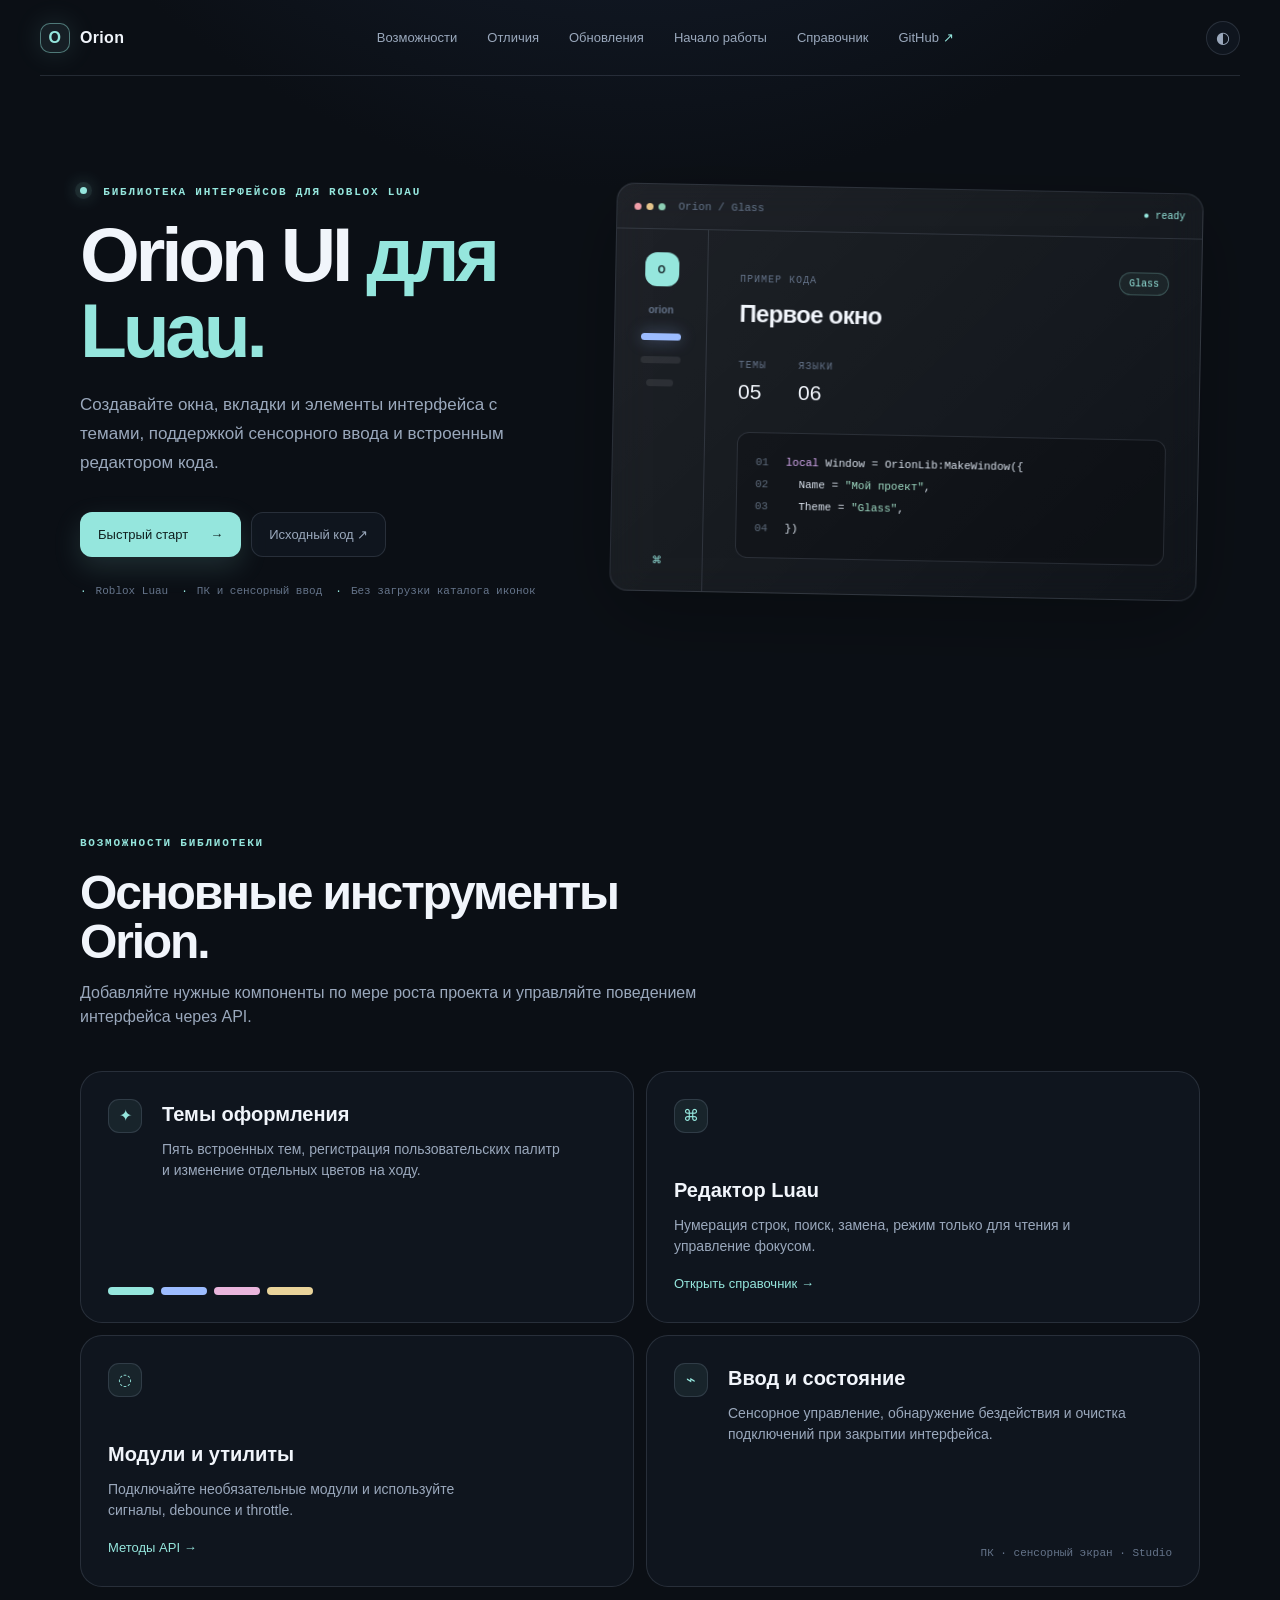
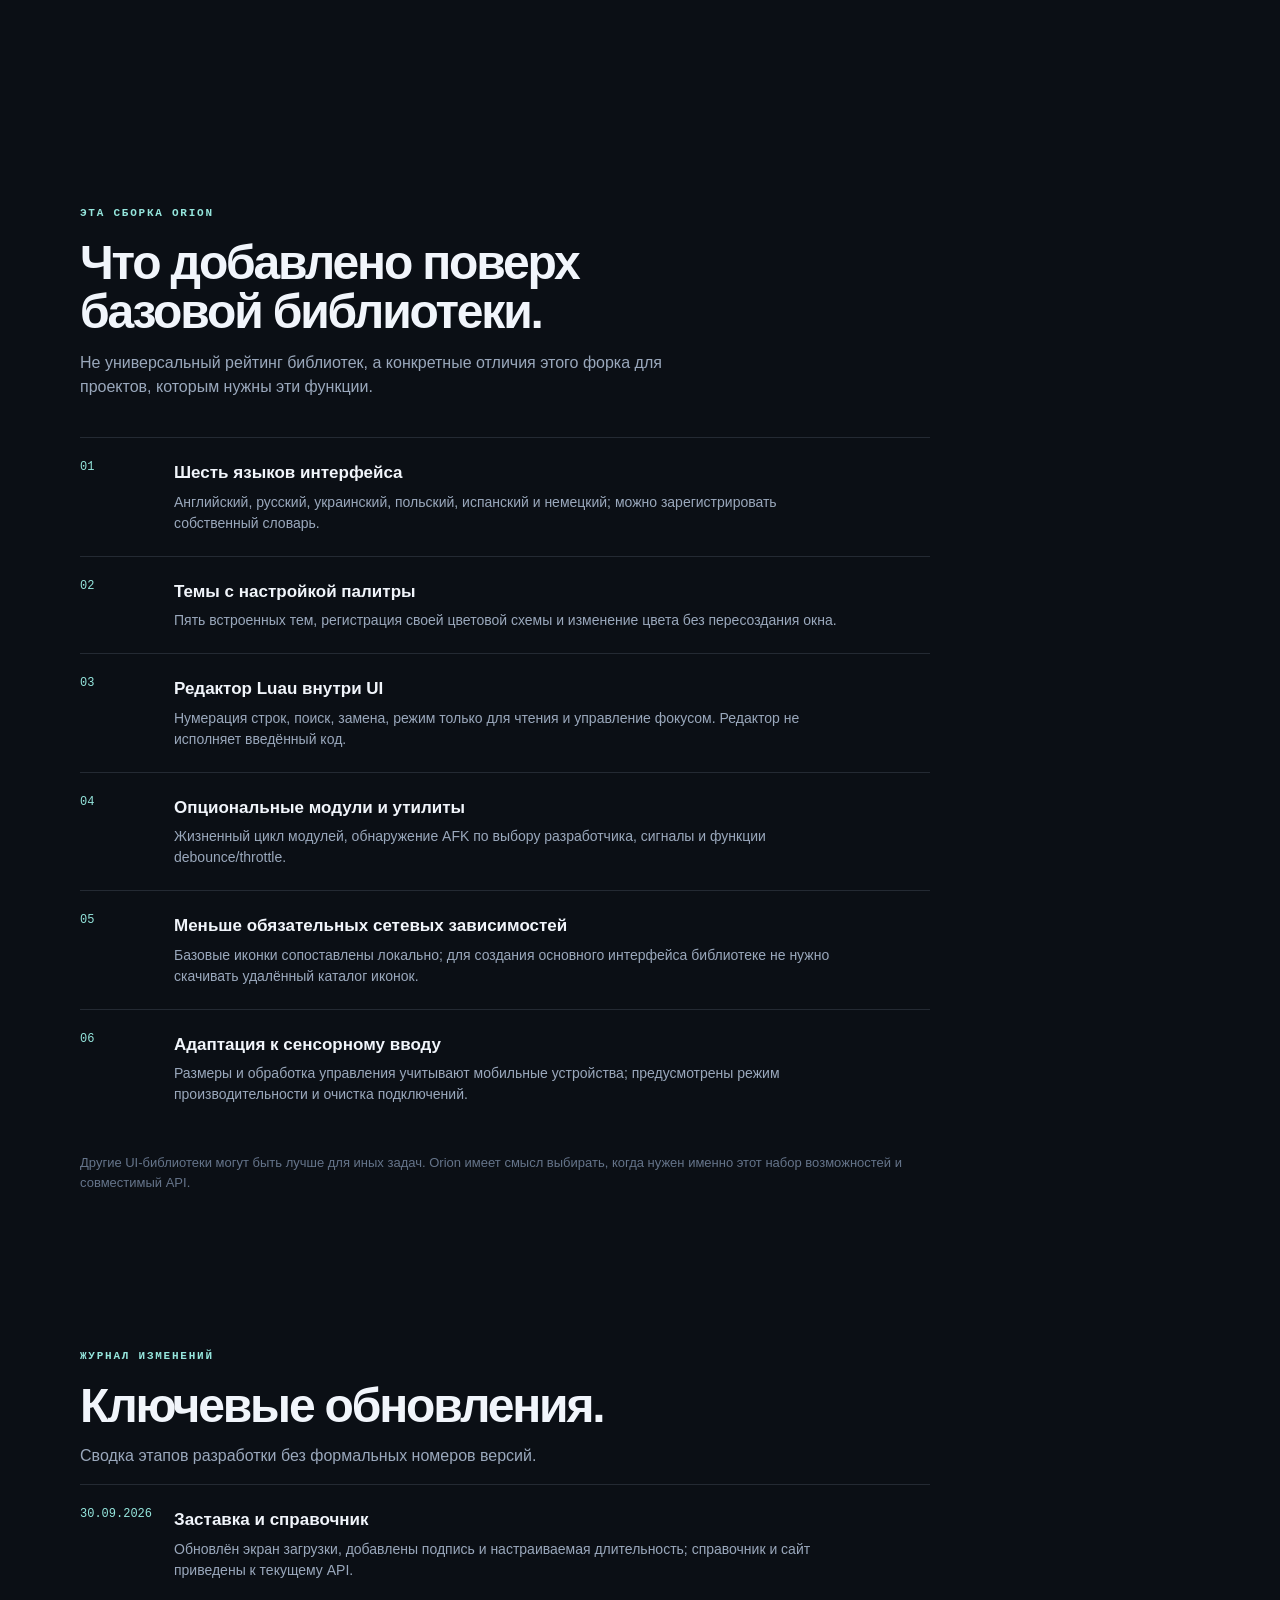
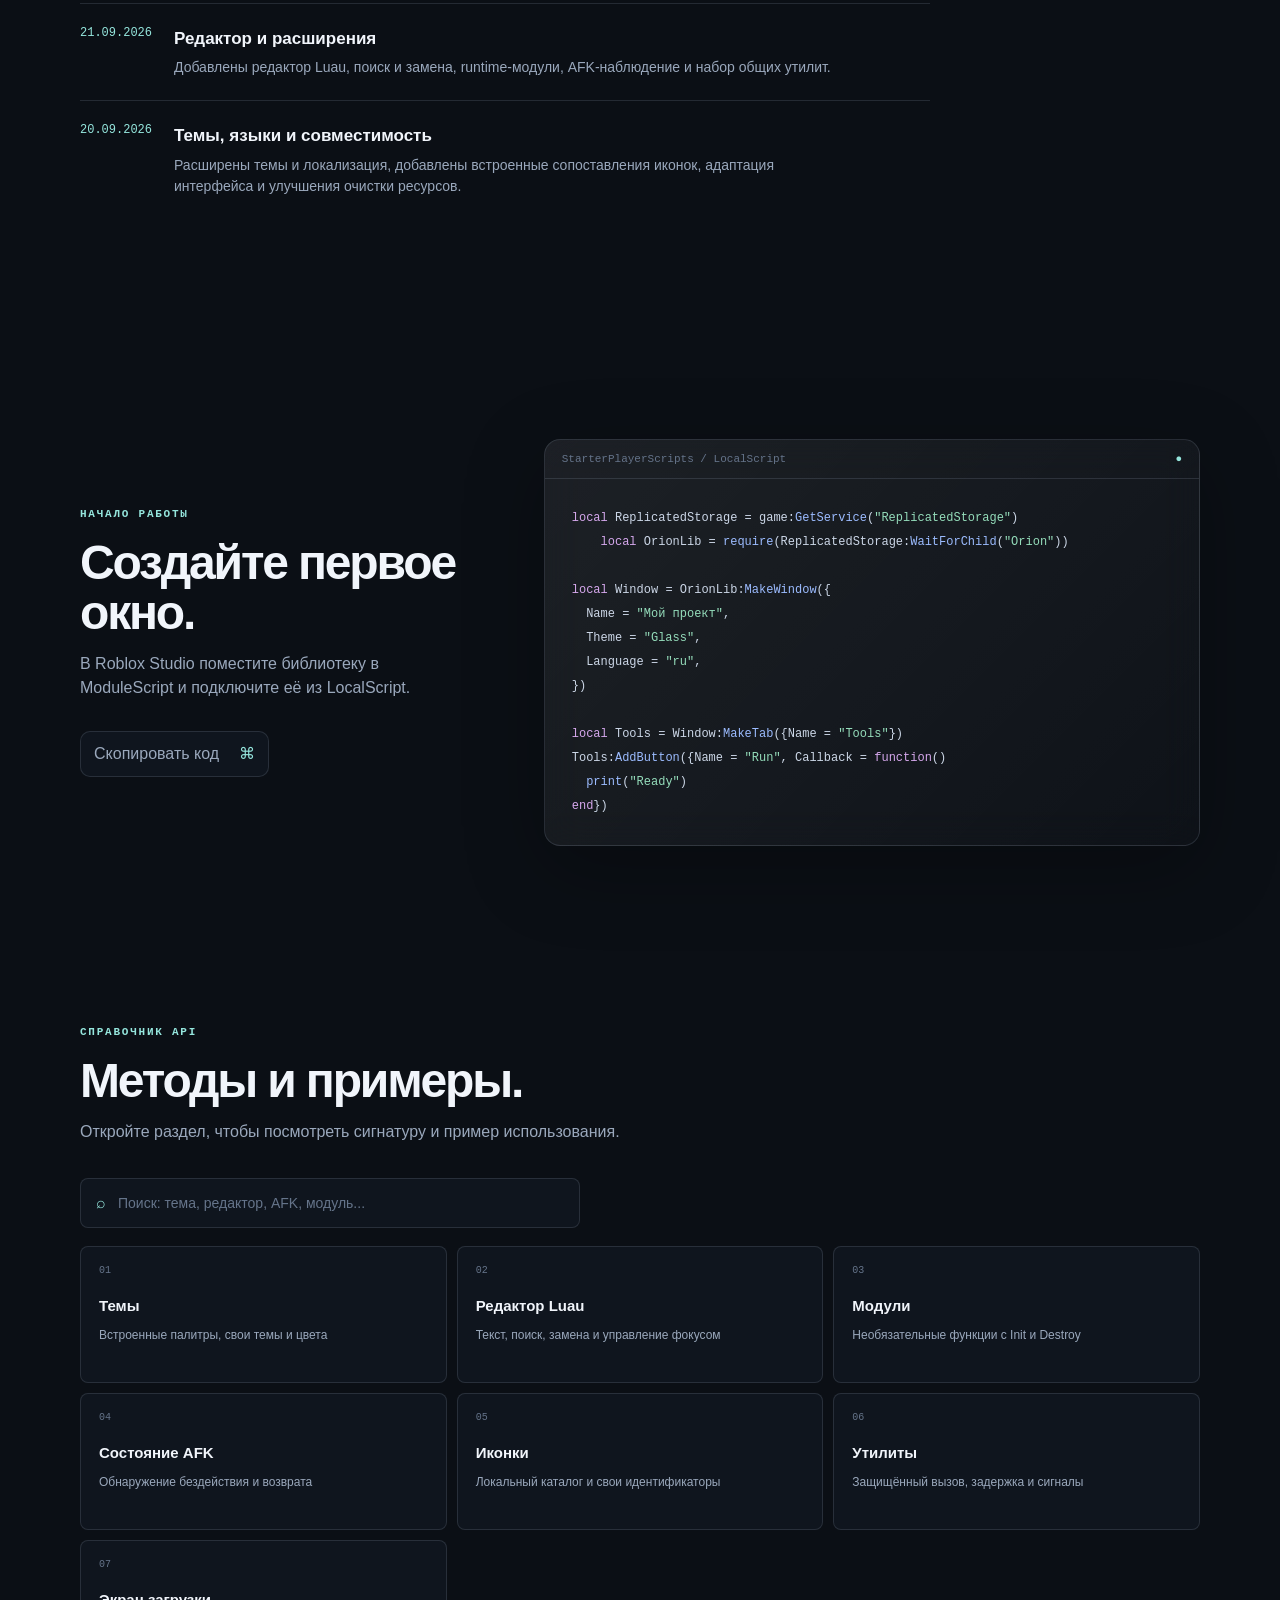
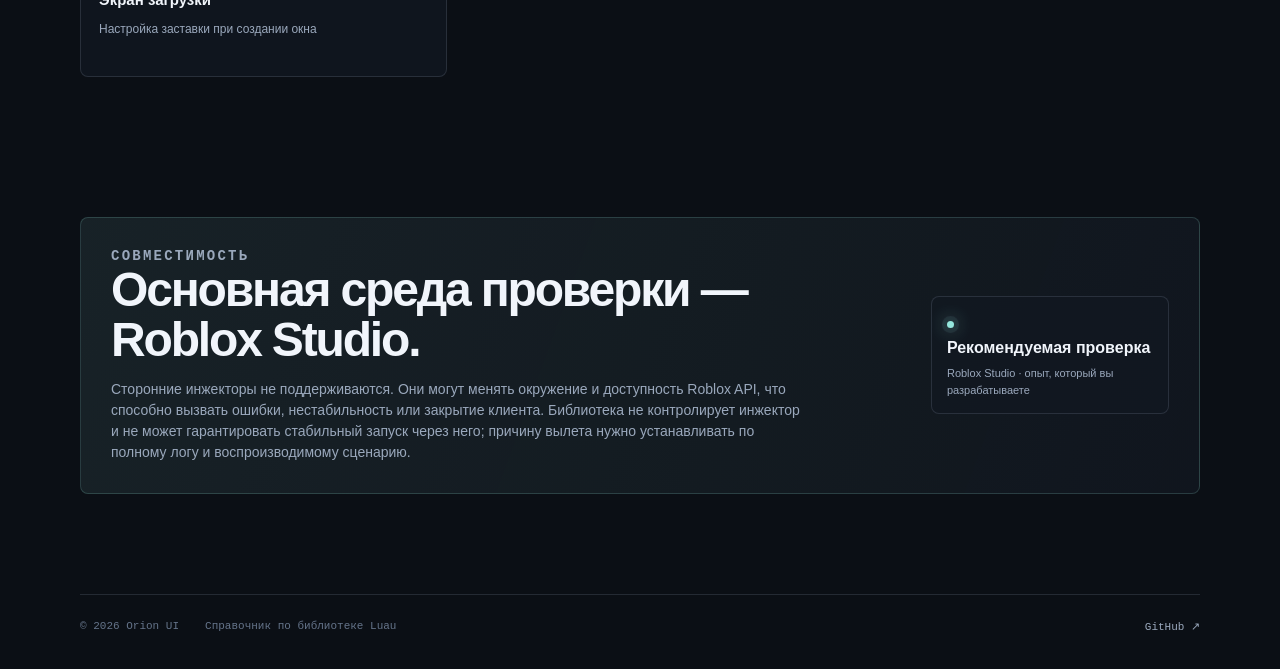
<file: docs/index.html>
<!doctype html>
<html lang="ru">
<head>
  <meta charset="utf-8">
  <meta name="viewport" content="width=device-width, initial-scale=1">
  <meta name="theme-color" content="#0d1118">
  <meta name="description" content="Orion UI — библиотека интерфейсов для Roblox Luau. Быстрый старт, темы, редактор кода и справочник API.">
  <title>Orion UI — справочник</title>
  <link rel="stylesheet" href="styles.css">
</head>
<body>
  <header class="topbar">
    <a class="brand" href="#top" aria-label="На главную Orion"><span class="brand-mark">O</span><span>Orion</span></a>
    <nav class="nav-links" aria-label="Основная навигация">
      <a href="#features">Возможности</a>
      <a href="#differences">Отличия</a>
      <a href="#updates">Обновления</a>
      <a href="#quickstart">Начало работы</a>
      <a href="#api">Справочник</a>
      <a href="https://github.com/ologuymmm89yy-arch/Orion" target="_blank" rel="noreferrer">GitHub <span class="external">↗</span></a>
    </nav>
    <button class="icon-button" id="themeToggle" type="button" aria-label="Переключить тему" title="Переключить тему">◐</button>
  </header>

  <main id="top">
    <section class="hero shell">
      <div class="hero-copy">
        <p class="eyebrow"><span class="pulse"></span> Библиотека интерфейсов для Roblox Luau</p>
        <h1>Orion UI <em>для Luau.</em></h1>
        <p class="hero-lede">Создавайте окна, вкладки и элементы интерфейса с темами, поддержкой сенсорного ввода и встроенным редактором кода.</p>
        <div class="hero-actions">
          <a class="button button-primary" href="#quickstart">Быстрый старт <span>→</span></a>
          <a class="button button-quiet" href="https://github.com/ologuymmm89yy-arch/Orion" target="_blank" rel="noreferrer">Исходный код ↗</a>
        </div>
        <div class="hero-meta"><span>Roblox Luau</span><span>ПК и сенсорный ввод</span><span>Без загрузки каталога иконок</span></div>
      </div>
      <div class="window-preview" aria-label="Orion interface preview">
        <div class="preview-top"><div class="traffic"><i></i><i></i><i></i></div><span>Orion / Glass</span><span class="preview-status">● ready</span></div>
        <div class="preview-body">
          <aside class="preview-sidebar"><div class="avatar">O</div><strong>orion</strong><span class="sidebar-line active"></span><span class="sidebar-line"></span><span class="sidebar-line short"></span><div class="sidebar-bottom">⌘</div></aside>
          <div class="preview-content"><div class="content-heading"><div><small>ПРИМЕР КОДА</small><h3>Первое окно</h3></div><span class="mini-pill">Glass</span></div><div class="metric-row"><div><small>ТЕМЫ</small><b>05</b></div><div><small>ЯЗЫКИ</small><b>06</b></div></div><div class="preview-code"><span class="line-no">01<br>02<br>03<br>04</span><code><span class="kw">local</span> Window = OrionLib:MakeWindow({<br>&nbsp; Name = <span class="str">"Мой проект"</span>,<br>&nbsp; Theme = <span class="str">"Glass"</span>,<br>})</code></div></div>
        </div>
      </div>
    </section>

    <section class="section shell" id="features">
      <div class="section-heading"><p class="eyebrow">Возможности библиотеки</p><h2>Основные инструменты Orion.</h2><p>Добавляйте нужные компоненты по мере роста проекта и управляйте поведением интерфейса через API.</p></div>
      <div class="feature-grid">
        <article class="feature-card feature-wide"><span class="feature-icon">✦</span><div><h3>Темы оформления</h3><p>Пять встроенных тем, регистрация пользовательских палитр и изменение отдельных цветов на ходу.</p></div><div class="swatches"><i></i><i></i><i></i><i></i></div></article>
        <article class="feature-card"><span class="feature-icon">⌘</span><h3>Редактор Luau</h3><p>Нумерация строк, поиск, замена, режим только для чтения и управление фокусом.</p><a href="#api">Открыть справочник →</a></article>
        <article class="feature-card"><span class="feature-icon">◌</span><h3>Модули и утилиты</h3><p>Подключайте необязательные модули и используйте сигналы, debounce и throttle.</p><a href="#api">Методы API →</a></article>
        <article class="feature-card feature-wide"><span class="feature-icon">⌁</span><div><h3>Ввод и состояние</h3><p>Сенсорное управление, обнаружение бездействия и очистка подключений при закрытии интерфейса.</p></div><span class="edge-label">ПК · сенсорный экран · Studio</span></article>
      </div>
    </section>

    <section class="section shell difference-section" id="differences">
      <div class="section-heading"><p class="eyebrow">Эта сборка Orion</p><h2>Что добавлено поверх базовой библиотеки.</h2><p>Не универсальный рейтинг библиотек, а конкретные отличия этого форка для проектов, которым нужны эти функции.</p></div>
      <div class="difference-list">
        <article><span>01</span><div><h3>Шесть языков интерфейса</h3><p>Английский, русский, украинский, польский, испанский и немецкий; можно зарегистрировать собственный словарь.</p></div></article>
        <article><span>02</span><div><h3>Темы с настройкой палитры</h3><p>Пять встроенных тем, регистрация своей цветовой схемы и изменение цвета без пересоздания окна.</p></div></article>
        <article><span>03</span><div><h3>Редактор Luau внутри UI</h3><p>Нумерация строк, поиск, замена, режим только для чтения и управление фокусом. Редактор не исполняет введённый код.</p></div></article>
        <article><span>04</span><div><h3>Опциональные модули и утилиты</h3><p>Жизненный цикл модулей, обнаружение AFK по выбору разработчика, сигналы и функции debounce/throttle.</p></div></article>
        <article><span>05</span><div><h3>Меньше обязательных сетевых зависимостей</h3><p>Базовые иконки сопоставлены локально; для создания основного интерфейса библиотеке не нужно скачивать удалённый каталог иконок.</p></div></article>
        <article><span>06</span><div><h3>Адаптация к сенсорному вводу</h3><p>Размеры и обработка управления учитывают мобильные устройства; предусмотрены режим производительности и очистка подключений.</p></div></article>
      </div>
      <p class="comparison-note">Другие UI-библиотеки могут быть лучше для иных задач. Orion имеет смысл выбирать, когда нужен именно этот набор возможностей и совместимый API.</p>
    </section>

    <section class="section shell updates-section" id="updates">
      <div class="section-heading"><p class="eyebrow">Журнал изменений</p><h2>Ключевые обновления.</h2><p>Сводка этапов разработки без формальных номеров версий.</p></div>
      <ol class="updates-list">
        <li><time datetime="2026-09-30">30.09.2026</time><div><h3>Заставка и справочник</h3><p>Обновлён экран загрузки, добавлены подпись и настраиваемая длительность; справочник и сайт приведены к текущему API.</p></div></li>
        <li><time datetime="2026-09-21">21.09.2026</time><div><h3>Редактор и расширения</h3><p>Добавлены редактор Luau, поиск и замена, runtime-модули, AFK-наблюдение и набор общих утилит.</p></div></li>
        <li><time datetime="2026-09-20">20.09.2026</time><div><h3>Темы, языки и совместимость</h3><p>Расширены темы и локализация, добавлены встроенные сопоставления иконок, адаптация интерфейса и улучшения очистки ресурсов.</p></div></li>
      </ol>
    </section>

    <section class="section shell split-section" id="quickstart">
      <div class="section-heading"><p class="eyebrow">Начало работы</p><h2>Создайте первое окно.</h2><p>В Roblox Studio поместите библиотеку в ModuleScript и подключите её из LocalScript.</p><button class="copy-button" data-copy-target="quick-code" type="button">Скопировать код <span>⌘</span></button></div>
      <div class="code-panel"><div class="code-panel-bar"><span>StarterPlayerScripts / LocalScript</span><span class="code-dot">●</span></div><pre id="quick-code"><code><span class="kw">local</span> ReplicatedStorage = game:<span class="fn">GetService</span>(<span class="str">"ReplicatedStorage"</span>)
    <span class="kw">local</span> OrionLib = <span class="fn">require</span>(ReplicatedStorage:<span class="fn">WaitForChild</span>(<span class="str">"Orion"</span>))

<span class="kw">local</span> Window = OrionLib:<span class="fn">MakeWindow</span>({
  Name = <span class="str">"Мой проект"</span>,
  Theme = <span class="str">"Glass"</span>,
  Language = <span class="str">"ru"</span>,
})

<span class="kw">local</span> Tools = Window:<span class="fn">MakeTab</span>({Name = <span class="str">"Tools"</span>})
Tools:<span class="fn">AddButton</span>({Name = <span class="str">"Run"</span>, Callback = <span class="kw">function</span>()
  <span class="fn">print</span>(<span class="str">"Ready"</span>)
<span class="kw">end</span>})</code></pre></div>
    </section>

    <section class="section shell api-section" id="api">
      <div class="section-heading"><p class="eyebrow">Справочник API</p><h2>Методы и примеры.</h2><p>Откройте раздел, чтобы посмотреть сигнатуру и пример использования.</p></div>
      <label class="search-box"><span>⌕</span><input id="apiSearch" type="search" placeholder="Поиск: тема, редактор, AFK, модуль..." autocomplete="off" aria-label="Поиск по справочнику API"></label>
      <div class="api-grid" id="apiGrid">
        <details class="api-card" data-search="тема темы theme themes цвета color settheme setthemecolor registertheme стекло soft night aurora">
          <summary><span>01</span><strong>Темы</strong><small>Встроенные палитры, свои темы и цвета</small></summary>
          <div class="api-detail"><p>Переключайте тему окна или зарегистрируйте собственную палитру.</p><pre><code>OrionLib:RegisterTheme("Ocean", {
  Main = Color3.fromRGB(18, 24, 32),
  Second = Color3.fromRGB(27, 38, 51),
})
Window:Theme("Ocean")
Window:SetThemeColor("Ocean", "Main", Color3.fromRGB(20, 30, 40))</code></pre></div>
        </details>
        <details class="api-card" data-search="редактор код code editor luau поиск find замена replace фокус focus blur readonly">
          <summary><span>02</span><strong>Редактор Luau</strong><small>Текст, поиск, замена и управление фокусом</small></summary>
          <div class="api-detail"><p>Виджет редактирует текст внутри интерфейса и не исполняет его.</p><pre><code>local Editor = Tab:AddCodeEditor({
  Text = "print('Привет')",
  ReadOnly = false,
})
Editor:Focus()
print(Editor:Get())
Editor:ReplaceAll("Привет", "Готово")
Editor:Blur()</code></pre></div>
        </details>
        <details class="api-card" data-search="модуль модули module modules init destroy включить выключить enable disable">
          <summary><span>03</span><strong>Модули</strong><small>Необязательные функции с Init и Destroy</small></summary>
          <div class="api-detail"><p>Модуль должен реализовать хотя бы один метод жизненного цикла.</p><pre><code>Window:RegisterModule("Tools", {
  Init = function(Context)
    print("Модуль включён")
  end,
  Destroy = function(Context)
    print("Модуль выключен")
  end,
})
Window:EnableModule("Tools")</code></pre></div>
        </details>
        <details class="api-card" data-search="afk бездействие idle timeout callback активность setafk isafk">
          <summary><span>04</span><strong>Состояние AFK</strong><small>Обнаружение бездействия и возврата</small></summary>
          <div class="api-detail"><p>Отслеживание выключено по умолчанию. Минимальный таймаут составляет 10 секунд.</p><pre><code>Window:ConfigureAFK({
  Enabled = true,
  Timeout = 300,
  Callback = function(IsAFK, Reason)
    print(IsAFK, Reason)
  end,
})
print(Window:IsAFK())</code></pre></div>
        </details>
        <details class="api-card" data-search="иконка иконки icon registericon asset изображение">
          <summary><span>05</span><strong>Иконки</strong><small>Локальный каталог и свои идентификаторы</small></summary>
          <div class="api-detail"><p>Зарегистрируйте короткое имя для Roblox asset ID и используйте его во вкладке.</p><pre><code>OrionLib:RegisterIcon("settings", 1234567890)

local Tab = Window:MakeTab({
  Name = "Настройки",
  Icon = "settings",
})</code></pre></div>
        </details>
        <details class="api-card" data-search="утилиты utility safecall debounce throttle signal deep copy сигнал">
          <summary><span>06</span><strong>Утилиты</strong><small>Защищённый вызов, задержка и сигналы</small></summary>
          <div class="api-detail"><p>Общие функции доступны через <code>OrionLib.Utils</code> и <code>Window.Utils</code>.</p><pre><code>local Utils = Window.Utils
local Delayed = Utils.Debounce(function(Value)
  print(Value)
end, 0.2)
Delayed("готово")

local Signal = Utils.CreateSignal()
local Connection = Signal:Connect(print)
Signal:Fire("событие")
Connection:Disconnect()</code></pre></div>
        </details>
        <details class="api-card" data-search="загрузка экран заставка intro splash прогресс длительность introduration introenabled introtext introsubtitle introicon">
          <summary><span>07</span><strong>Экран загрузки</strong><small>Настройка заставки при создании окна</small></summary>
          <div class="api-detail"><p>Заставка включена по умолчанию на ПК и выключена в режиме производительности. Полоса показывает анимацию ожидания, а не процент реальной загрузки.</p><pre><code>local Window = OrionLib:MakeWindow({
  Name = "Мой проект",
  IntroEnabled = true,
  IntroText = "Мой проект",
  IntroSubtitle = "Подготавливаем интерфейс",
  IntroDuration = 2,
  IntroIcon = "rbxassetid://1234567890",
})</code></pre></div>
        </details>
      </div>
      <p class="empty-state" id="emptyState" hidden>По этому запросу ничего не найдено.</p>
    </section>

    <section class="compat shell"><div><p class="eyebrow">Совместимость</p><h2>Основная среда проверки — Roblox Studio.</h2><p>Сторонние инжекторы не поддерживаются. Они могут менять окружение и доступность Roblox API, что способно вызвать ошибки, нестабильность или закрытие клиента. Библиотека не контролирует инжектор и не может гарантировать стабильный запуск через него; причину вылета нужно устанавливать по полному логу и воспроизводимому сценарию.</p></div><div class="compat-chip"><span class="pulse"></span><strong>Рекомендуемая проверка</strong><small>Roblox Studio · опыт, который вы разрабатываете</small></div></section>
  </main>

  <footer class="footer shell"><span>© 2026 Orion UI</span><span>Справочник по библиотеке Luau</span><a href="https://github.com/ologuymmm89yy-arch/Orion" target="_blank" rel="noreferrer">GitHub ↗</a></footer>
  <script src="app.js"></script>
</body>
</html>
</file>
<file: docs/styles.css>
:root {
  --bg: #0b0f15;
  --panel: rgba(18, 24, 34, .76);
  --panel-strong: #141c29;
  --line: rgba(187, 205, 232, .14);
  --text: #f1f5fb;
  --muted: #9aa8bc;
  --faint: #65748a;
  --cyan: #95e6dd;
  --blue: #9cbcff;
  --pink: #e9b5dc;
  --shadow: 0 22px 80px rgba(0,0,0,.28);
  --radius: 22px;
  font-family: "Avenir Next", "Segoe UI", sans-serif;
  color: var(--text);
  background: var(--bg);
  font-synthesis: none;
}

* { box-sizing: border-box; }
html { scroll-behavior: smooth; }
body { margin: 0; min-width: 320px; overflow-x: hidden; background: radial-gradient(circle at 50% -10%, #1c2940 0, var(--bg) 46rem); line-height: 1.5; }
body.light { --bg: #edf2f8; --panel: rgba(255,255,255,.72); --panel-strong: #fff; --line: rgba(26,45,75,.13); --text: #172235; --muted: #627089; --faint: #8a97aa; --shadow: 0 22px 80px rgba(48,70,100,.16); background: radial-gradient(circle at 50% -10%, #fff 0, var(--bg) 46rem); }
a { color: inherit; text-decoration: none; }
button, input { font: inherit; }
button { color: inherit; }
.shell { width: min(1120px, calc(100% - 40px)); margin-inline: auto; }
.topbar { width: min(1200px, calc(100% - 40px)); height: 76px; margin: auto; display: flex; align-items: center; justify-content: space-between; border-bottom: 1px solid var(--line); }
.brand { display: inline-flex; align-items: center; gap: 10px; font-weight: 700; letter-spacing: .02em; }
.brand-mark { display: grid; place-items: center; width: 30px; height: 30px; border: 1px solid rgba(149,230,221,.45); border-radius: 10px; color: var(--cyan); background: rgba(149,230,221,.08); box-shadow: 0 0 28px rgba(149,230,221,.14); }
.nav-links { display: flex; gap: 30px; color: var(--muted); font-size: 13px; }
.nav-links a:hover, .footer a:hover { color: var(--text); }
.external { color: var(--cyan); }
.icon-button { width: 34px; height: 34px; border: 1px solid var(--line); border-radius: 50%; color: var(--muted); background: var(--panel); cursor: pointer; transition: .2s ease; }
.icon-button:hover { color: var(--text); border-color: rgba(149,230,221,.5); transform: rotate(20deg); }
.hero { display: grid; grid-template-columns: .88fr 1.12fr; align-items: center; gap: 72px; padding: 110px 0 130px; }
.eyebrow { margin: 0 0 17px; color: var(--cyan); font: 600 11px/1.2 "SFMono-Regular", Consolas, monospace; letter-spacing: .16em; text-transform: uppercase; }
.pulse { display: inline-block; width: 7px; height: 7px; margin-right: 8px; border-radius: 50%; vertical-align: 1px; background: var(--cyan); box-shadow: 0 0 0 5px rgba(149,230,221,.08), 0 0 18px var(--cyan); }
h1, h2, h3, p { margin-top: 0; }
h1 { max-width: 580px; margin-bottom: 23px; font-size: clamp(47px, 6vw, 78px); line-height: .99; letter-spacing: -.055em; font-weight: 650; }
h1 em { color: var(--cyan); font-style: normal; }
.hero-lede { max-width: 500px; color: var(--muted); font-size: 17px; line-height: 1.7; }
.hero-actions { display: flex; gap: 10px; margin: 34px 0 28px; }
.button { display: inline-flex; align-items: center; gap: 22px; padding: 12px 17px; border: 1px solid var(--line); border-radius: 12px; font-size: 13px; transition: .2s ease; }
.button-primary { border-color: transparent; color: #10201f; background: var(--cyan); box-shadow: 0 10px 28px rgba(149,230,221,.15); }
.button-primary:hover { transform: translateY(-2px); box-shadow: 0 15px 35px rgba(149,230,221,.25); }
.button-quiet { color: var(--muted); background: var(--panel); }
.button-quiet:hover { color: var(--text); border-color: rgba(187,205,232,.3); }
.hero-meta { display: flex; flex-wrap: wrap; gap: 13px; color: var(--faint); font: 11px "SFMono-Regular", Consolas, monospace; }
.hero-meta span::before { content: "·"; margin-right: 9px; color: var(--cyan); }
.window-preview, .code-panel { border: 1px solid var(--line); background: linear-gradient(135deg, rgba(255,255,255,.075), rgba(255,255,255,.015)); box-shadow: var(--shadow); backdrop-filter: blur(18px); }
.window-preview { overflow: hidden; min-height: 390px; border-radius: 18px; transform: rotate(1.1deg); animation: float-in .75s ease both; }
.preview-top { height: 45px; padding: 0 17px; display: flex; align-items: center; gap: 13px; border-bottom: 1px solid var(--line); color: var(--faint); font: 11px "SFMono-Regular", Consolas, monospace; }
.traffic { display: flex; gap: 5px; }.traffic i { width: 7px; height: 7px; border-radius: 50%; background: #f09ea8; }.traffic i:nth-child(2) { background: #e5c48b; }.traffic i:nth-child(3) { background: #8dcfb4; }.preview-status { margin-left: auto; color: var(--cyan); font-size: 10px; }
.preview-body { display: flex; min-height: 345px; }.preview-sidebar { width: 92px; padding: 23px 17px; display: flex; align-items: center; flex-direction: column; gap: 16px; border-right: 1px solid var(--line); color: var(--faint); font-size: 10px; }.avatar { display: grid; place-items: center; width: 34px; height: 34px; border-radius: 12px; color: #142125; background: var(--cyan); font-weight: 800; }.sidebar-line { width: 40px; height: 7px; border-radius: 8px; background: rgba(255,255,255,.08); }.sidebar-line.active { background: var(--blue); box-shadow: 0 0 16px rgba(156,188,255,.4); }.sidebar-line.short { width: 27px; }.sidebar-bottom { margin-top: auto; color: var(--cyan); }.preview-content { flex: 1; padding: 34px 32px; }.content-heading { display: flex; justify-content: space-between; align-items: flex-start; }.content-heading small, .metric-row small { color: var(--faint); font: 10px "SFMono-Regular", Consolas, monospace; letter-spacing: .1em; }.content-heading h3 { margin: 7px 0 28px; font-size: 24px; letter-spacing: -.03em; }.mini-pill { padding: 5px 9px; border: 1px solid rgba(149,230,221,.24); border-radius: 20px; color: var(--cyan); font: 10px monospace; background: rgba(149,230,221,.06); }.metric-row { display: flex; gap: 32px; margin-bottom: 24px; }.metric-row div { display: grid; gap: 5px; }.metric-row b { font-size: 21px; font-weight: 500; }.preview-code { display: flex; gap: 17px; padding: 18px; border: 1px solid var(--line); border-radius: 12px; color: #d9e1ec; background: rgba(0,0,0,.18); font: 11px/2 "SFMono-Regular", Consolas, monospace; }.line-no { color: #5d6a7b; text-align: right; user-select: none; }.kw { color: #d5a9f0; }.str { color: #9fdbc4; }
.section { padding: 110px 0; }.section-heading { max-width: 630px; }.section-heading h2, .compat h2 { margin-bottom: 14px; font-size: clamp(31px, 4vw, 48px); line-height: 1.04; letter-spacing: -.045em; }.section-heading > p:not(.eyebrow), .compat p { color: var(--muted); }.feature-grid { display: grid; grid-template-columns: repeat(2, 1fr); gap: 12px; margin-top: 42px; }.feature-card { min-height: 220px; padding: 27px; border: 1px solid var(--line); border-radius: var(--radius); background: var(--panel); transition: transform .25s ease, border-color .25s ease, background .25s ease; }.feature-card:hover { transform: translateY(-4px); border-color: rgba(149,230,221,.35); background: var(--panel-strong); }.feature-card h3 { margin: 42px 0 10px; font-size: 20px; }.feature-card p { max-width: 400px; color: var(--muted); font-size: 14px; }.feature-card a { color: var(--cyan); font-size: 13px; }.feature-wide { display: flex; flex-wrap: wrap; align-content: space-between; gap: 20px; }.feature-wide h3 { margin-top: 0; }.feature-icon { display: grid; place-items: center; width: 34px; height: 34px; border: 1px solid var(--line); border-radius: 11px; color: var(--cyan); background: rgba(149,230,221,.07); }.swatches { display: flex; gap: 7px; width: 100%; }.swatches i { width: 46px; height: 8px; border-radius: 10px; background: #95e6dd; }.swatches i:nth-child(2) { background: #9cbcff; }.swatches i:nth-child(3) { background: #e9b5dc; }.swatches i:nth-child(4) { background: #e9d39a; }.edge-label { margin-left: auto; align-self: end; color: var(--faint); font: 11px monospace; }
.split-section { display: grid; grid-template-columns: .75fr 1.25fr; gap: 70px; align-items: center; }.copy-button { margin-top: 15px; padding: 10px 13px; border: 1px solid var(--line); border-radius: 10px; color: var(--muted); background: var(--panel); cursor: pointer; }.copy-button:hover { color: var(--text); }.copy-button span { margin-left: 15px; color: var(--cyan); }.code-panel { overflow: hidden; border-radius: 16px; }.code-panel-bar { display: flex; justify-content: space-between; padding: 13px 17px; border-bottom: 1px solid var(--line); color: var(--faint); font: 11px monospace; }.code-dot { color: var(--cyan); }.code-panel pre { overflow: auto; margin: 0; padding: 27px; color: #ccd7e7; font: 12px/2 "SFMono-Regular", Consolas, monospace; }.comment { color: #627b76; }.fn { color: #9cbcff; }.code-panel .kw { color: #d6a8ed; }.code-panel .str { color: #95ddbb; }
.api-section { padding-top: 70px; }.search-box { display: flex; align-items: center; gap: 10px; max-width: 500px; margin: 34px 0 18px; padding: 12px 15px; border: 1px solid var(--line); border-radius: 8px; color: var(--cyan); background: var(--panel); }.search-box input { width: 100%; border: 0; outline: 0; color: var(--text); background: transparent; font-size: 14px; }.search-box input::placeholder { color: var(--faint); }.api-grid { display: grid; grid-template-columns: repeat(3, 1fr); gap: 10px; }.api-card { min-width: 0; border: 1px solid var(--line); border-radius: 8px; background: var(--panel); transition: border-color .2s ease, background .2s ease; }.api-card:hover, .api-card[open] { border-color: rgba(149,230,221,.4); background: var(--panel-strong); }.api-card summary { min-height: 135px; padding: 18px; text-align: left; cursor: pointer; list-style: none; }.api-card summary::-webkit-details-marker { display: none; }.api-card summary:focus-visible { outline: 2px solid var(--cyan); outline-offset: -3px; }.api-card summary span { display: block; margin-bottom: 19px; color: var(--faint); font: 10px monospace; }.api-card summary strong { display: block; margin-bottom: 4px; font-size: 15px; }.api-card summary small { color: var(--muted); font-size: 12px; }.api-detail { padding: 0 18px 18px; }.api-detail p { margin: 0 0 12px; color: var(--muted); font-size: 13px; }.api-detail pre { overflow-x: auto; margin: 0; padding: 13px; border: 1px solid var(--line); border-radius: 6px; color: #d9e1ec; background: rgba(0,0,0,.2); font: 11px/1.7 "SFMono-Regular", Consolas, monospace; }.api-detail code { white-space: pre; }.empty-state { color: var(--muted); }.compat { display: flex; align-items: center; justify-content: space-between; gap: 40px; margin-top: 30px; margin-bottom: 100px; padding: 30px; border: 1px solid rgba(149,230,221,.18); border-radius: 8px; background: linear-gradient(110deg, rgba(149,230,221,.09), rgba(156,188,255,.04)); }.compat p { max-width: 700px; margin-bottom: 0; font-size: 14px; }.compat-chip { min-width: 180px; padding: 15px; border: 1px solid var(--line); border-radius: 8px; background: var(--panel); }.compat-chip strong, .compat-chip small { display: block; }.compat-chip small { margin-top: 5px; color: var(--muted); font-size: 11px; }.footer { display: flex; gap: 26px; padding: 25px 0 34px; border-top: 1px solid var(--line); color: var(--faint); font: 11px monospace; }.footer span:nth-child(2) { margin-right: auto; }.footer a { color: var(--muted); }
.difference-list, .updates-list { max-width: 850px; margin: 38px 0 0; padding: 0; list-style: none; }
.difference-list article, .updates-list li { display: grid; grid-template-columns: 76px 1fr; gap: 18px; padding: 22px 0; border-top: 1px solid var(--line); }
.difference-list article > span, .updates-list time { color: var(--cyan); font: 12px "SFMono-Regular", Consolas, monospace; }
.difference-list h3, .updates-list h3 { margin: 0 0 6px; font-size: 17px; }
.difference-list p, .updates-list p { max-width: 680px; margin: 0; color: var(--muted); font-size: 14px; }
.comparison-note { max-width: 850px; margin-top: 26px; color: var(--faint); font-size: 13px; }
.updates-section { padding-top: 35px; }
.updates-list { margin-top: 12px; }
@keyframes float-in { from { opacity: 0; transform: translateY(17px) rotate(1.1deg); } to { opacity: 1; transform: translateY(0) rotate(1.1deg); } }
@media (max-width: 800px) { .topbar { height: auto; padding: 14px 0; flex-wrap: wrap; gap: 12px; }.nav-links { display: flex; order: 3; width: 100%; gap: 18px; overflow-x: auto; padding: 5px 0; }.nav-links a { flex: 0 0 auto; }.hero, .split-section { grid-template-columns: 1fr; gap: 45px; padding-top: 72px; }.hero { padding-bottom: 75px; }.window-preview { transform: none; }.feature-grid, .api-grid { grid-template-columns: 1fr; }.feature-wide { min-height: 220px; }.compat { align-items: flex-start; flex-direction: column; }.footer { flex-wrap: wrap; }.footer span:nth-child(2) { margin-right: 0; order: 3; width: 100%; } }
@media (max-width: 480px) { .shell, .topbar { width: min(100% - 28px, 1120px); }.preview-content { padding: 25px 16px; }.preview-sidebar { width: 69px; padding-inline: 10px; }.preview-code { padding: 12px; font-size: 10px; }.hero-actions { flex-wrap: wrap; }.section { padding: 75px 0; } h1 { font-size: 51px; } }
@media (max-width: 480px) { .difference-list article, .updates-list li { grid-template-columns: 1fr; gap: 8px; } }
</file>
